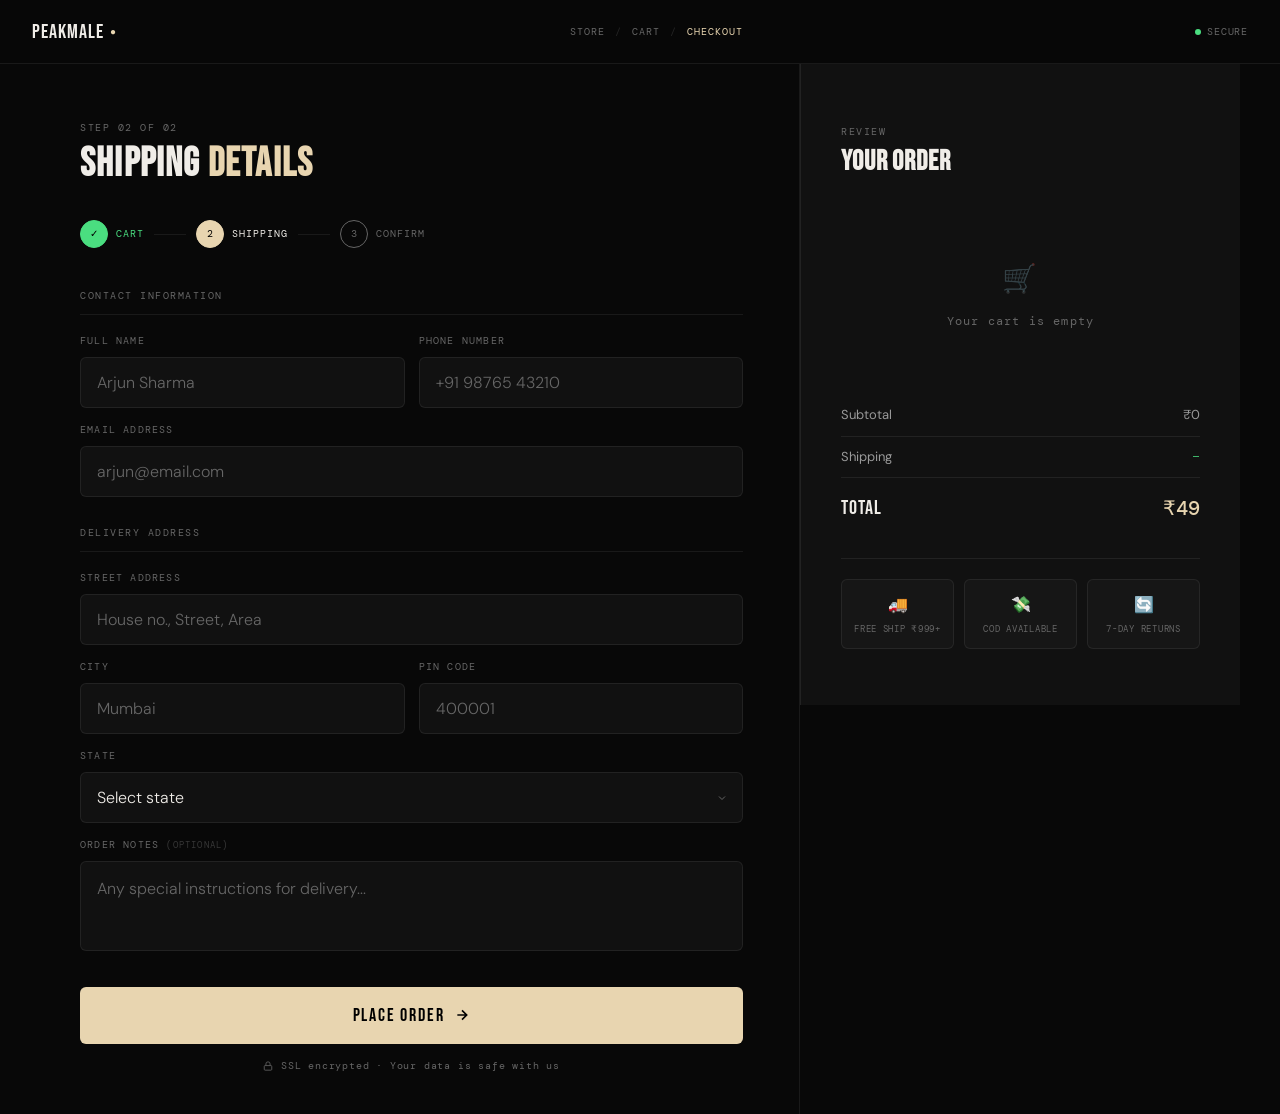
<file: checkout.html>
<!DOCTYPE html>
<html lang="en">
<head>
  <meta charset="UTF-8" />
  <meta name="viewport" content="width=device-width, initial-scale=1.0" />
  <title>Checkout | PEAKMALE</title>
  <link rel="preconnect" href="https://fonts.googleapis.com" />
  <link rel="preconnect" href="https://fonts.gstatic.com" crossorigin />
  <link href="https://fonts.googleapis.com/css2?family=Bebas+Neue&family=DM+Sans:wght@300;400;500&family=DM+Mono:wght@400;500&display=swap" rel="stylesheet" />

  <style>
    *, *::before, *::after { box-sizing: border-box; margin: 0; padding: 0; }

    :root {
      --bg: #080808;
      --surface: #111111;
      --surface-2: #161616;
      --border: rgba(255,255,255,0.07);
      --border-hover: rgba(255,255,255,0.15);
      --accent: #e8d5b0;
      --accent-dim: rgba(232,213,176,0.12);
      --text: #f0ede8;
      --text-muted: #666;
      --text-dim: #999;
      --success: #4ade80;
      --mono: 'DM Mono', monospace;
      --sans: 'DM Sans', sans-serif;
      --display: 'Bebas Neue', sans-serif;
      --touch: 48px;
    }

    html { scroll-behavior: smooth; }

    body {
      font-family: var(--sans);
      background: var(--bg);
      color: var(--text);
      min-height: 100vh;
      line-height: 1.6;
      -webkit-font-smoothing: antialiased;
    }

    /* ── NAV ── */
    .nav {
      position: sticky;
      top: 0;
      z-index: 100;
      display: flex;
      align-items: center;
      justify-content: space-between;
      padding: 0 16px;
      height: 56px;
      border-bottom: 1px solid var(--border);
      background: rgba(8,8,8,0.95);
      backdrop-filter: blur(20px);
      -webkit-backdrop-filter: blur(20px);
    }

    @media (min-width: 600px) {
      .nav { padding: 0 32px; height: 64px; }
    }

    .nav-logo {
      font-family: var(--display);
      font-size: 20px;
      letter-spacing: 0.05em;
      color: var(--text);
      text-decoration: none;
      display: flex;
      align-items: center;
      gap: 6px;
    }

    .nav-logo span { color: var(--accent); font-size: 10px; }

    .nav-breadcrumb {
      font-family: var(--mono);
      font-size: 10px;
      color: var(--text-muted);
      letter-spacing: 0.1em;
      text-transform: uppercase;
      display: none;
      align-items: center;
      gap: 10px;
    }

    @media (min-width: 600px) {
      .nav-breadcrumb { display: flex; }
    }

    .nav-breadcrumb a {
      color: var(--text-muted);
      text-decoration: none;
      transition: color 0.2s;
    }

    .nav-breadcrumb a:hover { color: var(--text); }
    .nav-breadcrumb .sep { opacity: 0.3; }
    .nav-breadcrumb .current { color: var(--accent); }

    .nav-secure {
      display: flex;
      align-items: center;
      gap: 6px;
      font-family: var(--mono);
      font-size: 10px;
      color: var(--text-muted);
      letter-spacing: 0.08em;
    }

    .secure-dot {
      width: 6px; height: 6px;
      border-radius: 50%;
      background: var(--success);
      animation: pulse-dot 2s infinite;
      flex-shrink: 0;
    }

    @keyframes pulse-dot {
      0%, 100% { opacity: 1; }
      50% { opacity: 0.4; }
    }

    /* ── LAYOUT ── */
    /* Mobile: stacked (summary first, then form) */
    .page {
      display: flex;
      flex-direction: column-reverse; /* form on top visually via reverse */
    }

    @media (min-width: 900px) {
      .page {
        display: grid;
        grid-template-columns: 1fr 440px;
        flex-direction: unset;
        max-width: 1200px;
        margin: 0 auto;
        min-height: calc(100vh - 56px);
      }
    }

    /* ── LEFT: FORM ── */
    .form-panel {
      padding: 32px 16px 40px;
      animation: slideUp 0.5s ease both;
    }

    @media (min-width: 600px) {
      .form-panel { padding: 40px 32px; }
    }

    @media (min-width: 900px) {
      .form-panel {
        padding: 56px 56px 56px 40px;
        border-right: 1px solid var(--border);
      }
    }

    @keyframes slideUp {
      from { opacity: 0; transform: translateY(16px); }
      to   { opacity: 1; transform: translateY(0); }
    }

    .panel-eyebrow {
      font-family: var(--mono);
      font-size: 10px;
      letter-spacing: 0.15em;
      color: var(--text-muted);
      text-transform: uppercase;
      margin-bottom: 8px;
    }

    .panel-title {
      font-family: var(--display);
      font-size: 32px;
      letter-spacing: 0.03em;
      color: var(--text);
      margin-bottom: 36px;
      line-height: 1;
    }

    @media (min-width: 480px) {
      .panel-title { font-size: 40px; }
    }

    .panel-title span { color: var(--accent); }

    /* Steps */
    .steps {
      display: flex;
      align-items: center;
      margin-bottom: 36px;
      overflow-x: auto;
      -webkit-overflow-scrolling: touch;
      scrollbar-width: none;
      padding-bottom: 4px;
    }

    .steps::-webkit-scrollbar { display: none; }

    .step {
      display: flex;
      align-items: center;
      gap: 8px;
      font-family: var(--mono);
      font-size: 10px;
      letter-spacing: 0.1em;
      color: var(--text-muted);
      text-transform: uppercase;
      white-space: nowrap;
    }

    .step.active { color: var(--text); }
    .step.done   { color: var(--success); }

    .step-num {
      width: 28px; height: 28px;
      border-radius: 50%;
      border: 1px solid currentColor;
      display: flex; align-items: center; justify-content: center;
      font-size: 10px;
      flex-shrink: 0;
      transition: all 0.3s;
    }

    .step.active .step-num { background: var(--accent); border-color: var(--accent); color: #000; }
    .step.done   .step-num { background: var(--success); border-color: var(--success); color: #000; }

    .step-connector {
      width: 32px; height: 1px;
      background: var(--border);
      margin: 0 10px;
      flex-shrink: 0;
    }

    /* Form fields */
    .field-group { margin-bottom: 28px; }

    .field-group-title {
      font-family: var(--mono);
      font-size: 10px;
      letter-spacing: 0.15em;
      text-transform: uppercase;
      color: var(--text-muted);
      margin-bottom: 18px;
      padding-bottom: 10px;
      border-bottom: 1px solid var(--border);
    }

    .field-row {
      display: grid;
      grid-template-columns: 1fr;
      gap: 0;
    }

    @media (min-width: 480px) {
      .field-row { grid-template-columns: 1fr 1fr; gap: 14px; }
    }

    .field {
      position: relative;
      margin-bottom: 14px;
    }

    .field label {
      display: block;
      font-family: var(--mono);
      font-size: 10px;
      letter-spacing: 0.12em;
      text-transform: uppercase;
      color: var(--text-muted);
      margin-bottom: 8px;
      transition: color 0.2s;
    }

    .field:focus-within label { color: var(--accent); }

    .field input,
    .field textarea,
    .field select {
      width: 100%;
      padding: 14px 16px;
      background: var(--surface);
      border: 1px solid var(--border);
      border-radius: 6px;
      color: var(--text);
      font-family: var(--sans);
      font-size: 16px; /* prevents zoom on iOS */
      font-weight: 300;
      outline: none;
      transition: border-color 0.2s, background 0.2s;
      -webkit-appearance: none;
      appearance: none;
      min-height: var(--touch);
    }

    .field input::placeholder,
    .field textarea::placeholder { color: var(--text-muted); }

    .field input:focus,
    .field textarea:focus,
    .field select:focus {
      border-color: var(--accent);
      background: var(--surface-2);
    }

    .field textarea {
      resize: none;
      height: 90px;
      line-height: 1.6;
      min-height: 90px;
    }

    .field select {
      background-image: url("data:image/svg+xml,%3Csvg xmlns='http://www.w3.org/2000/svg' width='12' height='12' fill='none' stroke='%23666' stroke-width='2' viewBox='0 0 24 24'%3E%3Cpath d='M6 9l6 6 6-6'/%3E%3C/svg%3E");
      background-repeat: no-repeat;
      background-position: right 14px center;
      cursor: pointer;
      padding-right: 36px;
    }

    input[type="hidden"] { display: none; }

    /* Submit button */
    .submit-btn {
      width: 100%;
      padding: 18px;
      background: var(--accent);
      border: none;
      border-radius: 6px;
      color: #000;
      font-family: var(--display);
      font-size: 18px;
      letter-spacing: 0.1em;
      cursor: pointer;
      transition: opacity 0.2s, transform 0.15s;
      display: flex;
      align-items: center;
      justify-content: center;
      gap: 10px;
      margin-top: 8px;
      min-height: 56px;
      -webkit-tap-highlight-color: transparent;
    }

    .submit-btn:hover { opacity: 0.9; transform: translateY(-1px); }
    .submit-btn:active { transform: translateY(0); opacity: 0.85; }
    .submit-btn svg { flex-shrink: 0; }

    .form-note {
      margin-top: 14px;
      text-align: center;
      font-family: var(--mono);
      font-size: 10px;
      color: var(--text-muted);
      letter-spacing: 0.08em;
      display: flex;
      align-items: center;
      justify-content: center;
      gap: 8px;
    }

    /* ── RIGHT: SUMMARY ── */
    .summary-panel {
      background: var(--surface);
      padding: 24px 16px;
      border-bottom: 1px solid var(--border);
      animation: slideUp 0.5s 0.1s ease both;
    }

    @media (min-width: 600px) {
      .summary-panel { padding: 32px 32px; }
    }

    @media (min-width: 900px) {
      .summary-panel {
        padding: 56px 40px;
        border-bottom: none;
        border-left: 1px solid var(--border);
        position: sticky;
        top: 64px;
        height: fit-content;
        max-height: calc(100vh - 64px);
        overflow-y: auto;
      }
    }

    /* Collapsible summary on mobile */
    .summary-toggle {
      display: flex;
      align-items: center;
      justify-content: space-between;
      cursor: pointer;
      -webkit-tap-highlight-color: transparent;
      padding: 4px 0;
    }

    @media (min-width: 900px) {
      .summary-toggle { cursor: default; pointer-events: none; }
      .summary-toggle .toggle-icon { display: none; }
    }

    .summary-toggle-left {
      display: flex;
      align-items: center;
      gap: 12px;
    }

    .summary-eyebrow {
      font-family: var(--mono);
      font-size: 10px;
      letter-spacing: 0.15em;
      color: var(--text-muted);
      text-transform: uppercase;
    }

    .summary-heading {
      font-family: var(--display);
      font-size: 22px;
      letter-spacing: 0.03em;
      color: var(--text);
    }

    @media (min-width: 900px) {
      .summary-heading { font-size: 28px; margin-bottom: 28px; }
    }

    .summary-total-preview {
      font-family: var(--mono);
      font-size: 14px;
      color: var(--accent);
      font-weight: 500;
    }

    @media (min-width: 900px) {
      .summary-total-preview { display: none; }
    }

    .toggle-icon {
      font-size: 18px;
      color: var(--text-muted);
      transition: transform 0.3s;
      flex-shrink: 0;
    }

    .summary-panel.open .toggle-icon { transform: rotate(180deg); }

    .summary-body {
      display: none;
      padding-top: 20px;
    }

    .summary-panel.open .summary-body { display: block; }

    @media (min-width: 900px) {
      .summary-body { display: block !important; padding-top: 0; }
    }

    /* Items */
    .order-items { margin-bottom: 24px; }

    .empty-cart {
      text-align: center;
      padding: 40px 0;
      color: var(--text-muted);
      font-family: var(--mono);
      font-size: 12px;
      letter-spacing: 0.1em;
    }

    .empty-cart .empty-icon {
      font-size: 28px;
      display: block;
      margin-bottom: 10px;
      opacity: 0.3;
    }

    .order-item {
      display: flex;
      align-items: center;
      gap: 12px;
      padding: 14px 0;
      border-bottom: 1px solid var(--border);
      animation: fadeIn 0.3s ease both;
    }

    @keyframes fadeIn {
      from { opacity: 0; }
      to { opacity: 1; }
    }

    .item-thumb {
      width: 46px; height: 46px;
      border-radius: 6px;
      background: var(--surface-2);
      border: 1px solid var(--border);
      display: flex;
      align-items: center;
      justify-content: center;
      font-size: 18px;
      flex-shrink: 0;
      overflow: hidden;
    }

    .item-thumb img { width: 100%; height: 100%; object-fit: cover; }
    .item-info { flex: 1; min-width: 0; }

    .item-name {
      font-size: 13px;
      font-weight: 500;
      color: var(--text);
      white-space: nowrap;
      overflow: hidden;
      text-overflow: ellipsis;
      margin-bottom: 2px;
    }

    .item-qty {
      font-family: var(--mono);
      font-size: 11px;
      color: var(--text-muted);
    }

    .item-price {
      font-family: var(--mono);
      font-size: 13px;
      color: var(--text);
      font-weight: 500;
      flex-shrink: 0;
    }

    /* Pricing breakdown */
    .price-breakdown { margin-bottom: 20px; }

    .price-row {
      display: flex;
      justify-content: space-between;
      align-items: center;
      padding: 10px 0;
      font-size: 13px;
      color: var(--text-dim);
      border-bottom: 1px solid var(--border);
    }

    .price-row:last-child { border-bottom: none; }

    .price-row.total {
      color: var(--text);
      font-weight: 500;
      padding-top: 14px;
    }

    .price-row.total .price-label {
      font-family: var(--display);
      font-size: 20px;
      letter-spacing: 0.05em;
    }

    .price-row.total .price-val {
      font-family: var(--mono);
      font-size: 20px;
      color: var(--accent);
    }

    .free-tag {
      font-family: var(--mono);
      font-size: 10px;
      color: var(--success);
      letter-spacing: 0.08em;
    }

    /* Trust badges */
    .trust-strip {
      display: grid;
      grid-template-columns: repeat(3, 1fr);
      gap: 10px;
      margin-top: 24px;
      padding-top: 20px;
      border-top: 1px solid var(--border);
    }

    .trust-item {
      text-align: center;
      padding: 12px 6px;
      border-radius: 6px;
      background: var(--surface-2);
      border: 1px solid var(--border);
    }

    .trust-icon {
      font-size: 16px;
      display: block;
      margin-bottom: 5px;
    }

    .trust-label {
      font-family: var(--mono);
      font-size: 9px;
      color: var(--text-muted);
      letter-spacing: 0.08em;
      text-transform: uppercase;
      line-height: 1.4;
    }

    /* Scrollbar */
    ::-webkit-scrollbar { width: 4px; }
    ::-webkit-scrollbar-track { background: transparent; }
    ::-webkit-scrollbar-thumb { background: var(--border-hover); border-radius: 2px; }

    /* Safe area for notched phones */
    @supports (padding: env(safe-area-inset-bottom)) {
      .form-panel {
        padding-bottom: calc(40px + env(safe-area-inset-bottom));
      }
    }
  </style>
</head>

<body>

<!-- NAV -->
<nav class="nav">
  <a href="index.html" class="nav-logo">PEAKMALE <span>●</span></a>

  <div class="nav-breadcrumb">
    <a href="index.html">Store</a>
    <span class="sep">/</span>
    <a href="#">Cart</a>
    <span class="sep">/</span>
    <span class="current">Checkout</span>
  </div>

  <div class="nav-secure">
    <div class="secure-dot"></div>
    <span>SECURE</span>
  </div>
</nav>

<!-- PAGE -->
<div class="page">

  <!-- FORM PANEL -->
  <div class="form-panel">
    <div class="panel-eyebrow">Step 02 of 02</div>
    <h1 class="panel-title">SHIPPING <span>DETAILS</span></h1>

    <!-- Steps indicator -->
    <div class="steps">
      <div class="step done">
        <div class="step-num">✓</div>
        <span>Cart</span>
      </div>
      <div class="step-connector"></div>
      <div class="step active">
        <div class="step-num">2</div>
        <span>Shipping</span>
      </div>
      <div class="step-connector"></div>
      <div class="step">
        <div class="step-num">3</div>
        <span>Confirm</span>
      </div>
    </div>

    <form action="https://formspree.io/f/xzdjdejd" method="POST">

      <!-- Contact -->
      <div class="field-group">
        <div class="field-group-title">Contact Information</div>

        <div class="field-row">
          <div class="field">
            <label for="name">Full Name</label>
            <input type="text" id="name" name="name" placeholder="Arjun Sharma" required autocomplete="name" />
          </div>
          <div class="field">
            <label for="phone">Phone Number</label>
            <input type="tel" id="phone" name="phone" placeholder="+91 98765 43210" required autocomplete="tel" />
          </div>
        </div>

        <div class="field">
          <label for="email">Email Address</label>
          <input type="email" id="email" name="email" placeholder="arjun@email.com" required autocomplete="email" />
        </div>
      </div>

      <!-- Shipping -->
      <div class="field-group">
        <div class="field-group-title">Delivery Address</div>

        <div class="field">
          <label for="address">Street Address</label>
          <input type="text" id="address" name="address_line" placeholder="House no., Street, Area" required autocomplete="street-address" />
        </div>

        <div class="field-row">
          <div class="field">
            <label for="city">City</label>
            <input type="text" id="city" name="city" placeholder="Mumbai" required autocomplete="address-level2" />
          </div>
          <div class="field">
            <label for="pincode">PIN Code</label>
            <input type="tel" id="pincode" name="pincode" placeholder="400001" maxlength="6" pattern="[0-9]{6}" required inputmode="numeric" />
          </div>
        </div>

        <div class="field">
          <label for="state">State</label>
          <select id="state" name="state" required>
            <option value="" disabled selected>Select state</option>
            <option>Andhra Pradesh</option><option>Arunachal Pradesh</option>
            <option>Assam</option><option>Bihar</option><option>Chhattisgarh</option>
            <option>Goa</option><option>Gujarat</option><option>Haryana</option>
            <option>Himachal Pradesh</option><option>Jharkhand</option>
            <option>Karnataka</option><option>Kerala</option><option>Madhya Pradesh</option>
            <option>Maharashtra</option><option>Manipur</option><option>Meghalaya</option>
            <option>Mizoram</option><option>Nagaland</option><option>Odisha</option>
            <option>Punjab</option><option>Rajasthan</option><option>Sikkim</option>
            <option>Tamil Nadu</option><option>Telangana</option><option>Tripura</option>
            <option>Uttar Pradesh</option><option>Uttarakhand</option>
            <option>West Bengal</option><option>Delhi</option>
          </select>
        </div>

        <div class="field">
          <label for="notes">Order Notes <span style="font-size:9px;opacity:0.5">(Optional)</span></label>
          <textarea id="notes" name="notes" placeholder="Any special instructions for delivery..."></textarea>
        </div>
      </div>

      <!-- Hidden order data -->
      <input type="hidden" name="order" id="orderData" />
      <input type="hidden" name="total" id="orderTotal" />

      <button type="submit" class="submit-btn">
        Place Order
        <svg width="16" height="16" viewBox="0 0 24 24" fill="none" stroke="currentColor" stroke-width="2.5">
          <path d="M5 12h14M12 5l7 7-7 7"/>
        </svg>
      </button>

      <p class="form-note">
        <svg width="10" height="10" viewBox="0 0 24 24" fill="none" stroke="currentColor" stroke-width="2">
          <rect x="3" y="11" width="18" height="11" rx="2"/><path d="M7 11V7a5 5 0 0110 0v4"/>
        </svg>
        SSL encrypted · Your data is safe with us
      </p>

    </form>
  </div>

  <!-- SUMMARY PANEL -->
  <div class="summary-panel" id="summaryPanel">

    <!-- Tap to expand on mobile -->
    <div class="summary-toggle" id="summaryToggle" role="button" aria-expanded="false" aria-controls="summaryBody">
      <div class="summary-toggle-left">
        <div>
          <div class="summary-eyebrow">Review</div>
          <h2 class="summary-heading">YOUR ORDER</h2>
        </div>
        <span class="summary-total-preview" id="summaryTotalPreview">—</span>
      </div>
      <span class="toggle-icon" aria-hidden="true">▼</span>
    </div>

    <div class="summary-body" id="summaryBody">

      <div class="order-items" id="orderItems">
        <div class="empty-cart">
          <span class="empty-icon">🛒</span>
          Loading your items...
        </div>
      </div>

      <div class="price-breakdown">
        <div class="price-row">
          <span class="price-label">Subtotal</span>
          <span class="price-val" id="subtotalPrice">₹0</span>
        </div>
        <div class="price-row">
          <span class="price-label">Shipping</span>
          <span class="free-tag" id="shippingLabel">—</span>
        </div>
        <div class="price-row total">
          <span class="price-label">TOTAL</span>
          <span class="price-val" id="totalPrice">₹0</span>
        </div>
      </div>

      <div class="trust-strip">
        <div class="trust-item">
          <span class="trust-icon">🚚</span>
          <div class="trust-label">Free Ship ₹999+</div>
        </div>
        <div class="trust-item">
          <span class="trust-icon">💸</span>
          <div class="trust-label">COD Available</div>
        </div>
        <div class="trust-item">
          <span class="trust-icon">🔄</span>
          <div class="trust-label">7-Day Returns</div>
        </div>
      </div>

    </div>
  </div>
</div>


<script>
  // ── Load cart ──
  const cart = JSON.parse(localStorage.getItem('peakmale_cart')) || [];

  const orderItemsEl    = document.getElementById('orderItems');
  const subtotalPriceEl = document.getElementById('subtotalPrice');
  const totalPriceEl    = document.getElementById('totalPrice');
  const shippingLabelEl = document.getElementById('shippingLabel');
  const summaryTotalEl  = document.getElementById('summaryTotalPreview');

  const EMOJIS = { gaming: '⚔️', tech: '🔧', cars: '🏎️', default: '📦' };
  const fmtINR = n => '₹' + n.toLocaleString('en-IN');

  let orderText = '';
  let total = 0;

  if (cart.length === 0) {
    orderItemsEl.innerHTML = `
      <div class="empty-cart">
        <span class="empty-icon">🛒</span>
        Your cart is empty
      </div>`;
  } else {
    orderItemsEl.innerHTML = '';
    const frag = document.createDocumentFragment();

    cart.forEach((item, i) => {
      const itemTotal = item.price * item.qty;
      total += itemTotal;
      orderText += `${item.name} x ${item.qty} — ${fmtINR(itemTotal)}\n`;

      const div = document.createElement('div');
      div.className = 'order-item';
      div.style.animationDelay = `${i * 0.06}s`;
      div.innerHTML = `
        <div class="item-thumb">${EMOJIS[item.category] || EMOJIS.default}</div>
        <div class="item-info">
          <div class="item-name">${item.name}</div>
          <div class="item-qty">Qty: ${item.qty}</div>
        </div>
        <div class="item-price">${fmtINR(itemTotal)}</div>
      `;
      frag.appendChild(div);
    });

    orderItemsEl.appendChild(frag);
  }

  const shipping = total >= 999 ? 0 : 49;
  const grandTotal = total + shipping;

  subtotalPriceEl.textContent = fmtINR(total);
  totalPriceEl.textContent    = fmtINR(grandTotal);
  summaryTotalEl.textContent  = fmtINR(grandTotal);

  if (total === 0) {
    shippingLabelEl.textContent = '—';
  } else if (shipping === 0) {
    shippingLabelEl.textContent = 'FREE';
    shippingLabelEl.style.color = 'var(--success)';
  } else {
    shippingLabelEl.textContent = fmtINR(shipping);
    shippingLabelEl.style.color = 'var(--text-dim)';
    shippingLabelEl.classList.remove('free-tag');
    shippingLabelEl.style.fontSize = '13px';
  }

  document.getElementById('orderData').value  = orderText;
  document.getElementById('orderTotal').value = fmtINR(grandTotal);

  // ── Mobile collapsible summary ──
  const summaryPanel  = document.getElementById('summaryPanel');
  const summaryToggle = document.getElementById('summaryToggle');
  const summaryBody   = document.getElementById('summaryBody');

  summaryToggle.addEventListener('click', () => {
    // Only toggle on mobile
    if (window.innerWidth >= 900) return;
    const isOpen = summaryPanel.classList.toggle('open');
    summaryToggle.setAttribute('aria-expanded', isOpen);
  });
</script>

</body>
</html>
</file>
